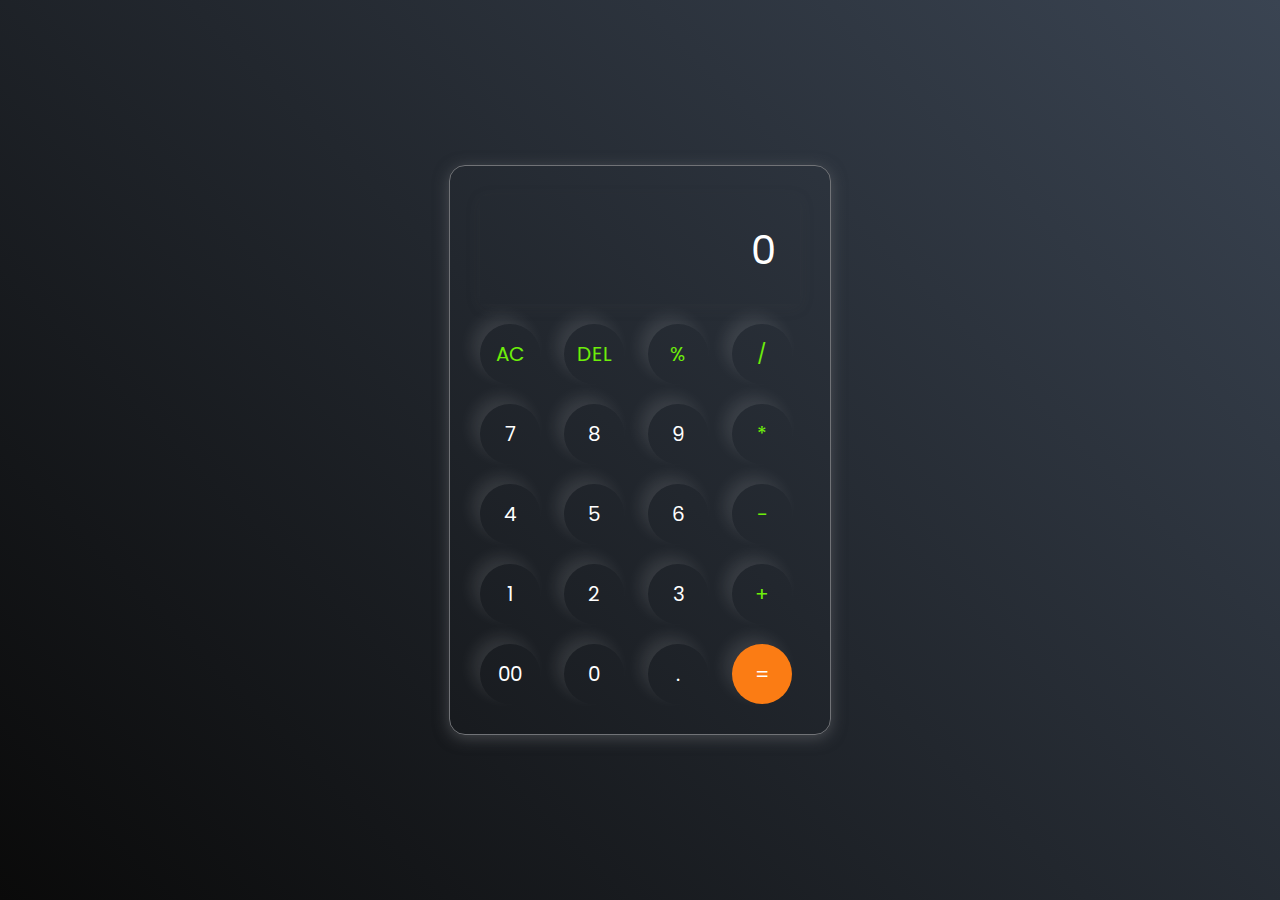
<file: My Calculator/index.html>
<!DOCTYPE html>
<html lang="en">

<head>
    <meta charset="UTF-8">
    <meta name="viewport" content="width=device-width, initial-scale=1.0">
    <title>My Personal Calculator</title>
    <link rel="stylesheet" href="style.css">
</head>

<body>
    <div class="container">
        <div class="calculator">
            <input type="text" id="inputBox" placeholder="0">
            <div>
                <button class="button operator">AC</button>
                <button class="button operator">DEL</button>
                <button class="button operator">%</button>
                <button class="button operator">/</button>
            </div>
            <div>
                <button class="button">7</button>
                <button class="button">8</button>
                <button class="button">9</button>
                <button class="button operator">*</button>
            </div>
            <div>
                <button class="button">4</button>
                <button class="button">5</button>
                <button class="button">6</button>
                <button class="button operator">-</button>
            </div>
            <div>
                <button class="button">1</button>
                <button class="button">2</button>
                <button class="button">3</button>
                <button class="button operator">+</button>
            </div>
            <div>
                <button class="button">00</button>
                <button class="button">0</button>
                <button class="button">.</button>
                <button class="button equalBtn">=</button>
            </div>
        </div>
    </div>

    <script src="script.js"></script>
</body>

</html>
</file>
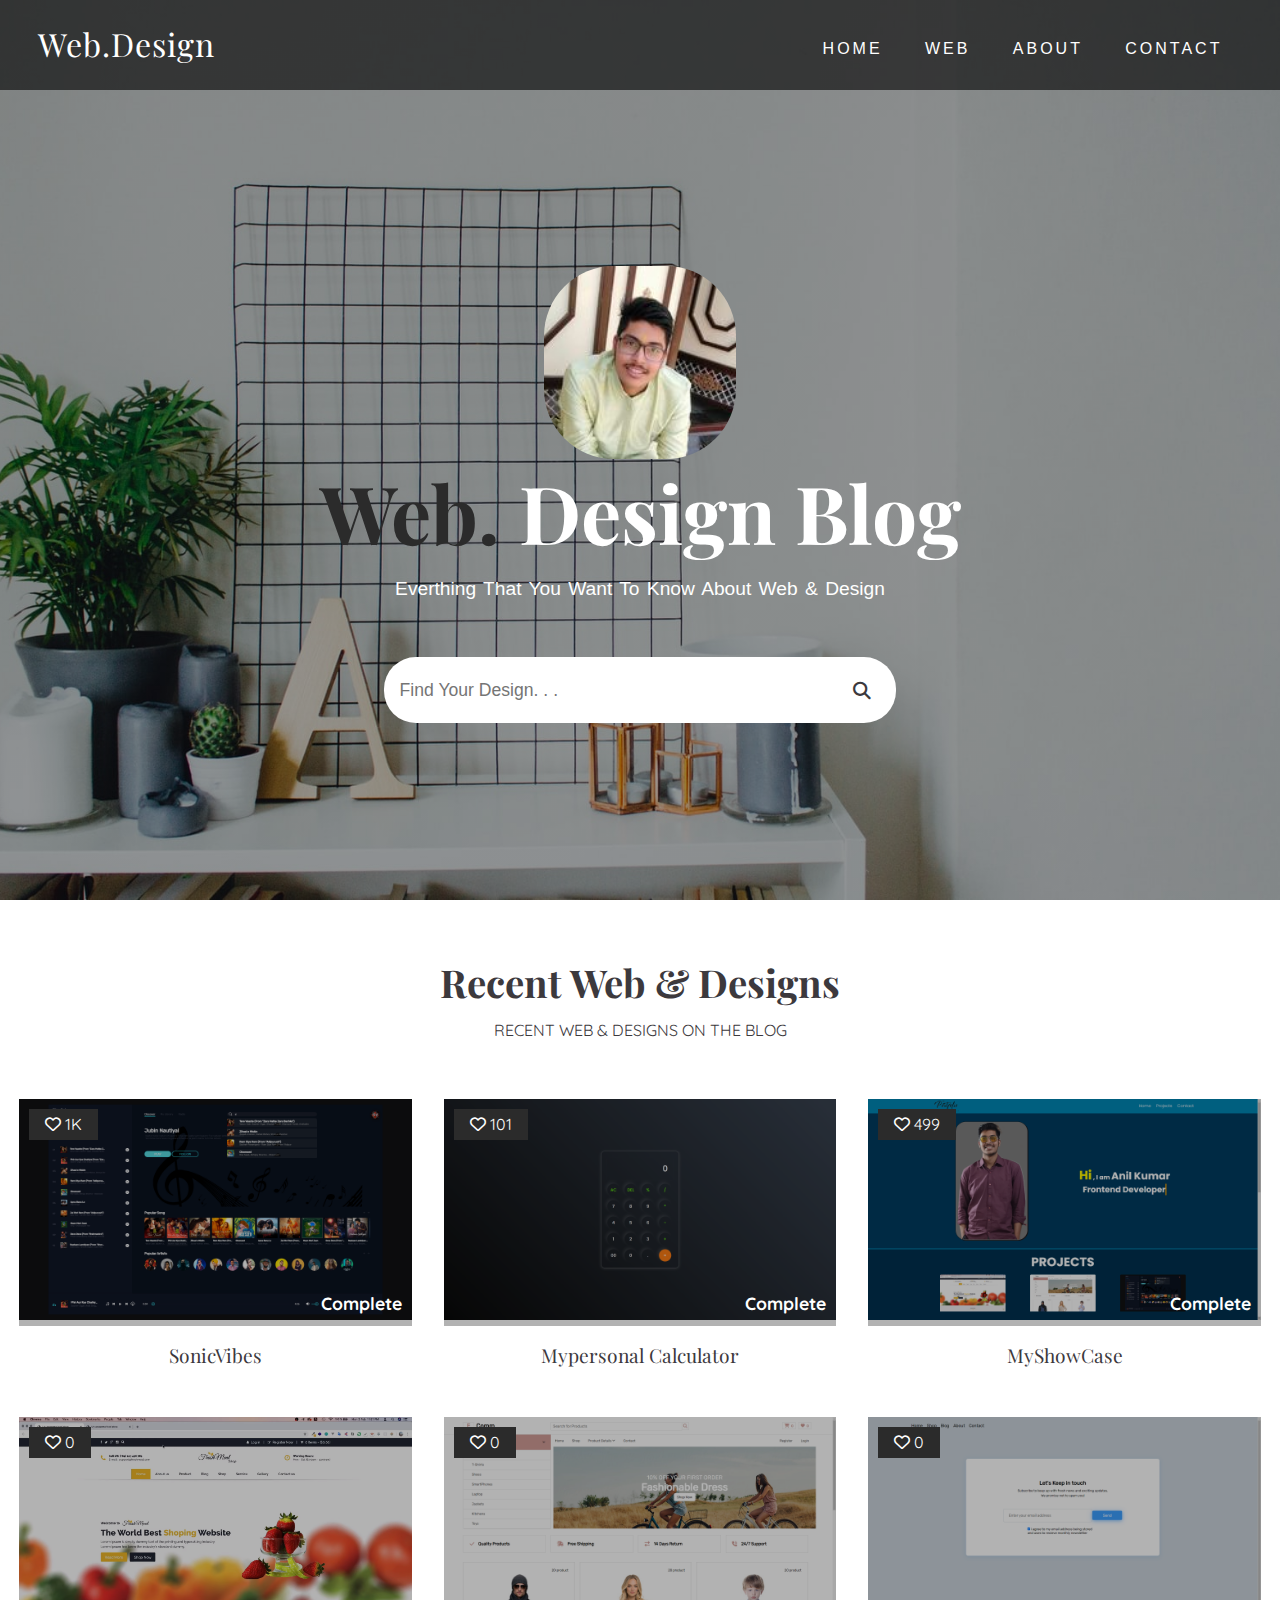
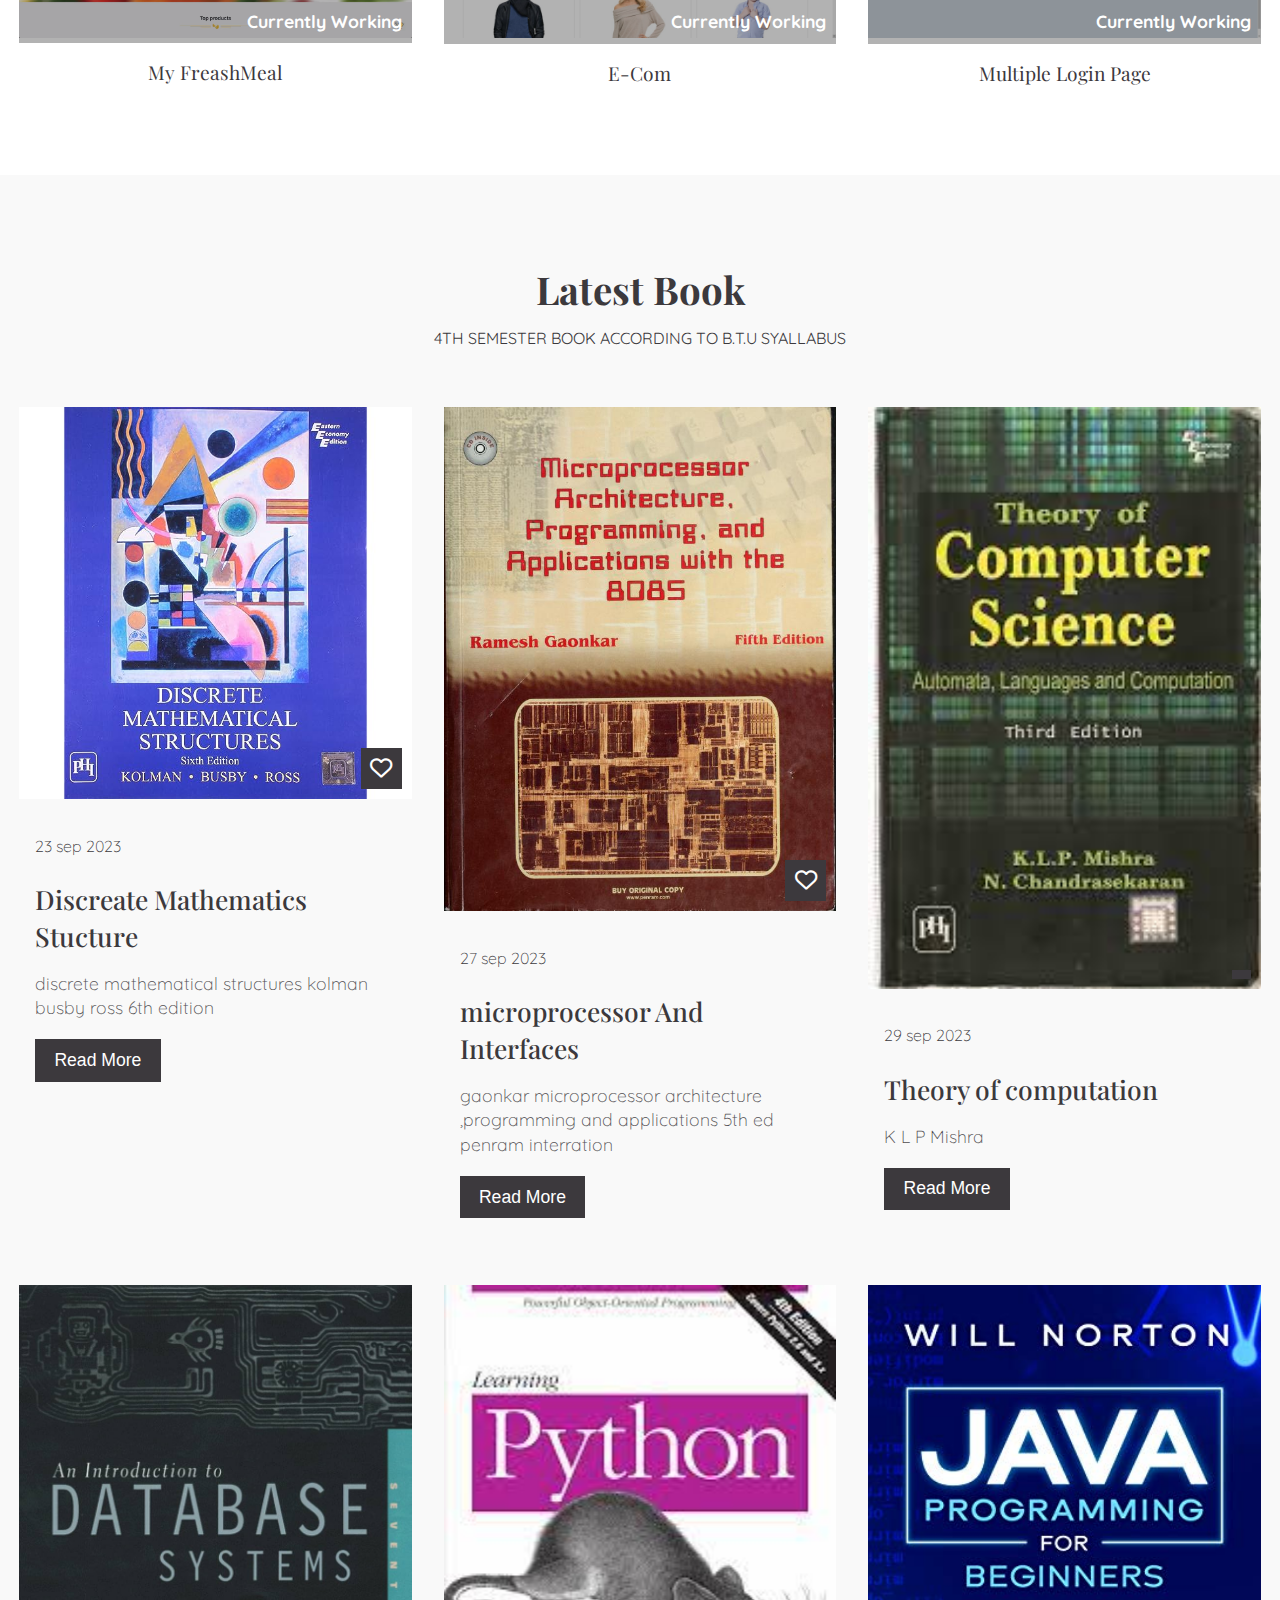
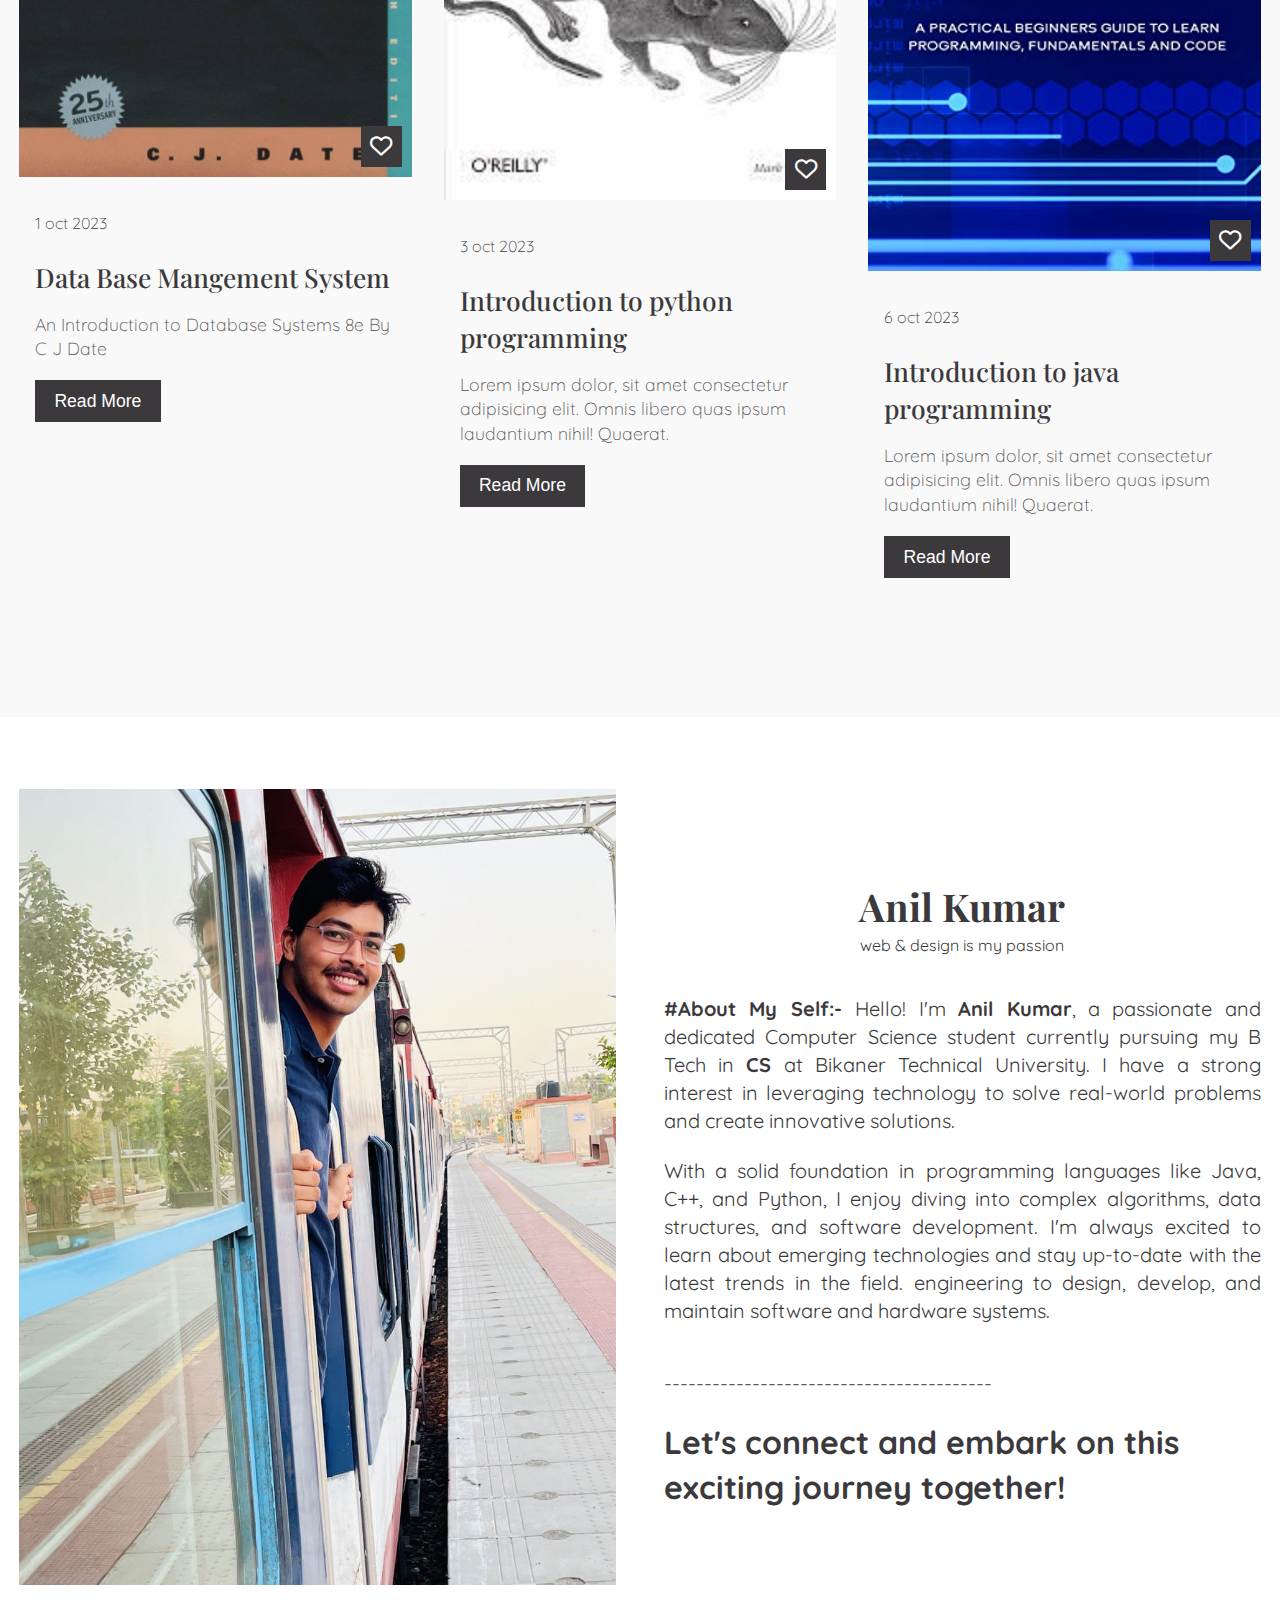
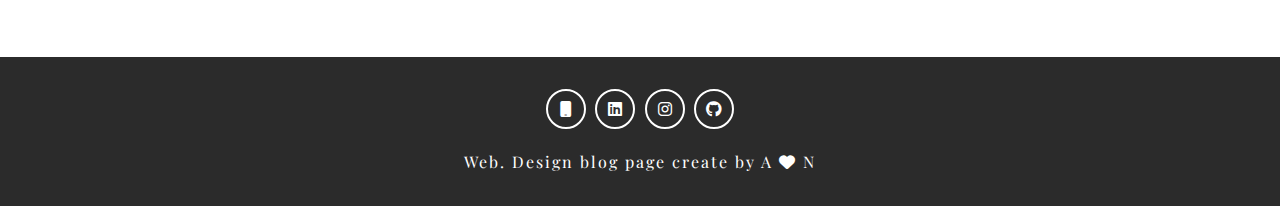
<file: tribute page on me/index.html>
<!DOCTYPE html>
<html lang="en">

<head>
    <meta charset="UTF-8">
    <link rel="shortcut icon"
        href="https://images-platform.99static.com//flUJX6urSAT-VpWUB0i5y33WQbE=/234x39:737x542/fit-in/500x500/99designs-contests-attachments/120/120896/attachment_120896629"
        type="image/x-icon">
    <meta name="viewport" content="width=device-width, initial-scale=1.0">
    <title>The Blog website on project and book</title>
    <link rel="stylesheet" href="style.css">
    <link rel="stylesheet" href="media.css">
    <link rel="stylesheet" href="https://cdnjs.cloudflare.com/ajax/libs/font-awesome/6.4.2/css/all.min.css">
</head>

<body>
    <!-- 1.Header part -->

    <header>
        <nav class="navbar">
            <div class="container">
                <a href="index.html" class="navbar-brand">Web.Design</a>
                <div class="navbar-nav">
                    <a href="#home">home</a>
                    <a href="#design">web</a>
                    <a href="#about">about</a>
                    <a href="#contact">contact</a>
                </div>
            </div>
        </nav>
        <div class="banner" id="home">
            <div class="container">

                <img src="images/insta.jpg" alt="">

                <h1 class="banner-title">
                    <span>Web.</span> Design Blog
                </h1>
                <p>everthing that you want to know about web & design</p>
                <form action="">
                    <input type="text" name="" id="" class="search-input" placeholder="find your Design. . .">
                    <button class="search-btn">
                        <i class="fas fa-search"></i>
                    </button>
                </form>
            </div>
        </div>
    </header>
    <!-- end of header -->

    <!-- 2.Design part -->
    <section class="design" id="design">
        <div class="container">
            <div class="title">
                <h2>Recent Web & Designs</h2>
                <p>recent Web & designs on the blog</p>
            </div>
            <div class="design-content">
                <!-- items -->
                <div class="design-item">
                    <div class="design-img">
                        <img src="images/project/project3.png" alt="">
                        <span><i class="far fa-heart"></i> 1K</span>
                        <span>Complete</span>
                    </div>
                    <div class="design-title">
                        <a href="H1_music/index.html" target="_blank">SonicVibes</a>
                    </div>
                </div>
                <!-- end of items -->
                <div class="design-item">
                    <div class="design-img">
                        <img src="images/project/project5.png" alt="">
                        <span><i class="far fa-heart"></i> 101</span>
                        <span>Complete</span>
                    </div>
                    <div class="design-title">
                        <a href="My Calculator/index.html" target="_blank">Mypersonal Calculator</a>
                    </div>
                </div>
                <!-- end of item -->
                <!-- item -->
                <div class="design-item">
                    <div class="design-img">
                        <img src="images/project/project4.png" alt="">
                        <span><i class="far fa-heart"></i> 499</span>
                        <span>Complete</span>
                    </div>
                    <div class="design-title">
                        <a href="H1_music/myshowcase.com/index.html" target="_blank">MyShowCase</a>
                    </div>
                </div>
                <!-- end of item -->
                <!-- item -->
                <div class="design-item">
                    <div class="design-img">
                        <img src="images/project/project1.png" alt="">
                        <span><i class="far fa-heart"></i> 0</span>
                        <span>Currently Working</span>
                    </div>
                    <div class="design-title">
                        <a href="#">My freashMeal</a>
                    </div>
                </div>
                <!-- end of item -->
                <!-- item -->
                <div class="design-item">
                    <div class="design-img">
                        <img src="images/project/project2.png" alt="">
                        <span><i class="far fa-heart"></i> 0</span>
                        <span>Currently Working</span>
                    </div>
                    <div class="design-title">
                        <a href="#">E-Com</a>
                    </div>
                </div>
                <!-- end of item -->
                <!-- item -->
                <div class="design-item">
                    <div class="design-img">
                        <img src="images/project/project6.png" alt="">
                        <span><i class="far fa-heart"></i> 0</span>
                        <span>Currently Working</span>
                    </div>
                    <div class="design-title">
                        <a href="#">Multiple login page</a>
                    </div>
                </div>
                <!-- end of item -->
            </div>
        </div>
    </section>
    <!-- 3. Blog part -->
    <section class="blog" id="blog">
        <div class="container">
            <div class="title">
                <h2>Latest Book</h2>
                <p>4Th Semester book according to B.T.U syallabus</p>
            </div>
            <div class="blog-content">
                <!-- itms -->
                <div class="blog-item">
                    <div class="blog-img">
                        <img src="images/math.jpg" alt="">
                        <span><i class="far fa-heart"></i></span>
                    </div>
                    <div class="blog-txt">
                        <span>23 sep 2023</span>
                        <h2>Discreate Mathematics Stucture</h2>
                        <p>discrete mathematical structures kolman busby ross 6th edition</p>
                        <a href="images/pdf/math.pdf.pdf" attributes-list download="Discreate mathematical">Read
                            More</a>
                    </div>
                </div>

                <div class="blog-item">
                    <div class="blog-img">
                        <img src="images/mp.jpg" alt="microprocessor book">
                        <span><i class="far fa-heart"></i></span>
                    </div>
                    <div class="blog-txt">
                        <span>27 sep 2023</span>
                        <h2>microprocessor And Interfaces
                        </h2>
                        <p>gaonkar microprocessor architecture ,programming and applications 5th ed penram interration
                        </p>
                        <a href="images/pdf/mp.pdf.pdf" attributes-list download="microprocessor and Interfaces">Read
                            More</a>
                    </div>
                </div>

                <div class="blog-item">
                    <div class="blog-img">
                        <img src="images/toc.jpg" alt="">
                        <span><i class="ar fa-heart"></i></span>
                    </div>
                    <div class="blog-txt">
                        <span>29 sep 2023</span>
                        <h2>Theory of computation</h2>
                        <p>K L P Mishra</p>
                        <a href="images/pdf/toc.pdf" attributes-list download="Theory of computation">Read
                            More</a>
                    </div>
                </div>

                <div class="blog-item">
                    <div class="blog-img">
                        <img src="images/db.jpg" alt="">
                        <span><i class="far fa-heart"></i></span>
                    </div>
                    <div class="blog-txt">
                        <span>1 oct 2023</span>
                        <h2>Data Base Mangement System</h2>
                        <p>An Introduction to Database Systems 8e By C J Date</p>
                        <a href="images/pdf/database.pdf" attributes-list download="Theory of computation">Read
                            More</a>
                    </div>
                </div>

                <div class="blog-item">
                    <div class="blog-img">
                        <img src="images/python.jpg" alt="">
                        <span><i class="far fa-heart"></i></span>
                    </div>
                    <div class="blog-txt">
                        <span>3 oct 2023</span>
                        <h2>Introduction to python programming</h2>
                        <p>Lorem ipsum dolor, sit amet consectetur adipisicing elit. Omnis libero quas ipsum laudantium
                            nihil! Quaerat.</p>
                        <a href="images/pdf/python.pdf" attributes-list
                            download="Introduction to python programming">Read
                            More</a>
                    </div>
                </div>

                <div class="blog-item">
                    <div class="blog-img">
                        <img src="images/java.jpg" alt="">
                        <span><i class="far fa-heart"></i></span>
                    </div>
                    <div class="blog-txt">
                        <span>6 oct 2023</span>
                        <h2>Introduction to java programming</h2>
                        <p>Lorem ipsum dolor, sit amet consectetur adipisicing elit. Omnis libero quas ipsum laudantium
                            nihil! Quaerat.</p>
                        <a href="#">Read More</a>
                    </div>
                </div>
                <!-- end of items -->
            </div>
        </div>
    </section>
    <!-- 4.about section -->
    <section class="about" id="about">
        <div class="container">
            <div class="about-content">
                <div>
                    <img src="images/about/abou-pic.jpeg" alt="">
                </div>
                <div class="about-text">
                    <div class="title">
                        <h2>Anil Kumar</h2>
                        <span>web & design is my passion</span>
                    </div>
                    <div class="para">
                        <br>
                        <p>
                            <strong>#About My Self:- </strong>
                            Hello! I'm <strong>Anil Kumar</strong>, a passionate and dedicated Computer Science student
                            currently pursuing my
                            B Tech in <strong>CS</strong> at Bikaner Technical University. I have a strong interest in
                            leveraging technology
                            to solve real-world problems and create innovative solutions.
                        </p>
                        <br>
                        <p>With a solid foundation in programming languages like Java, C++, and Python, I enjoy diving
                            into complex algorithms, data structures, and software development. I'm always excited to
                            learn
                            about emerging technologies and stay up-to-date with the latest trends in the field.
                            engineering to design, develop, and maintain software and hardware systems.
                        </p>
                        <br>

                        <br>

                        </p>
                        <p>-----------------------------------------</p>
                        <br>
                    </div>
                    <h1>Let's connect and embark on this exciting journey together!</h1>
                </div>
            </div>
        </div>
    </section>
    <!-- end about session -->

    <!-- 5.footer -->
    <footer>
        <div class="contact" id="contact">
            <a href="#"><i class="fa-solid fa-mobile"></i></a>
            <a href="https://www.linkedin.com/in/anil-kumar-517851218/" target="_blank"><i
                    class="fa-brands fa-linkedin"></i></a>
            <a href="#"><i class="fab fa-instagram"></i></a>
            <a href="#"><i class="fa-brands fa-github"></i></a>
        </div>
        <span>
            Web. Design blog page
            create by A <i class="fa-solid fa-heart"></i> N
        </span>
    </footer>
</body>

</html>
</file>
<file: My Calculator/style.css>
@import url("https://fonts.googleapis.com/css2?family=Open+Sans:ital,wght@0,300;1,300&family=Poppins:wght@500&display=swap");
* {
  margin: 0;
  padding: 0;
  box-sizing: border-box;
  font-family: "Poppins", sans-serif;
}
body {
  width: 100%;
  height: 100vh;
  display: flex;
  align-items: center;
  justify-content: center;
  background: linear-gradient(45deg, #0a0a0a, #3a4452);
}
.calculator {
  border: 1px solid #717377;
  padding: 20px;
  border-radius: 16px;
  background: transparent;
  box-shadow: 0px 3px 15px rgba(113, 115, 119, 0.5);
}
input {
  color: #fff;
  width: 320px;
  border: none;
  padding: 24px;
  margin: 10px;
  background: transparent;
  box-shadow: 0px 3px 15px rgba(84, 84, 84, 0.1);
  font-size: 40px;
  text-align: right;
  cursor: pointer;
}
input:hover {
  border: none;
}
textarea:focus,
input:focus {
  outline: none;
}
input::placeholder {
  color: #fff;
}
button {
  border: none;
  width: 60px;
  height: 60px;
  margin: 10px;
  border-radius: 50%;
  background: transparent;
  color: #fff;
  font-size: 20px;
  box-shadow: -8px -8px 15px rgba(255, 255, 255, 0.1);
  cursor: pointer;
}
.equalBtn {
  background-color: #fb7c14;
}
.operator {
  color: #6dee0a;
}
</file>
<file: tribute page on me/style.css>
@import url("https://fonts.googleapis.com/css2?family=Playfair+Display:wght@500;600;700;800;900&family=Quicksand:wght@300;400;500;600;700&display=swap");
:root {
  --Playfair: "Playfair Display", serif;
  --Quicksand: "Quicksand", sans-serif;
  --Roboto: "Roboto", sans-serif;
  --dark: #3c393d;
  --exDark: #2b2b2b;
}
* {
  padding: 0;
  margin: 0;
  box-sizing: border-box;
  font-family: var(--Quicksand);
}

body {
  line-height: 1.4;
  color: var(--dark);
}
.about-content img {
  width: 100%;
  display: block;
}
/* 1.Header part */
header {
  display: flex;
  flex-direction: column;
  justify-content: stretch;
  min-height: 100vh;
  background: linear-gradient(rgba(0, 0, 0, 0.4), rgba(0, 0, 0, 0.4)),
    url(images/banner-bg.jpg) center/cover no-repeat fixed;
}
.container {
  max-width: 1320px;
  margin: 0 auto;
  padding: 0 1.2rem;
}
.navbar {
  background: rgba(0, 0, 0, 0.6);
  padding: 1.2rem;
}
.navbar-brand {
  color: #fff;
  font-size: 2rem;
  display: block;
  text-align: center;
  text-decoration: none;
  font-family: var(--Playfair);
  letter-spacing: 1px;
}
.navbar-nav {
  padding: 0.8rem 0 0.2rem 0;
  text-align: center;
}
.navbar-nav a {
  text-transform: uppercase;
  color: #fff;
  font-weight: 500;
  text-decoration: none;
  font-family: var(--Roboto);
  /* letter-spacing: 1px; */
  display: inline-block;
  padding: 0.4rem 0.1rem;
  letter-spacing: 3px;
  transform: opacity 0.5s ease;
}
.navbar-nav a:hover {
  opacity: 0.7;
}
.banner {
  flex: 1;
  display: flex;
  align-items: center;
  justify-content: center;
  text-align: center;
  color: #fff;
}
.banner-title {
  font-size: 3rem;
  font-family: var(--Playfair);
  line-height: 1.2;
}
.banner-title span {
  font-family: var(--Playfair);
  color: var(--exDark);
}
.banner p {
  font-size: 1.2rem;
  text-transform: capitalize;
  font-family: var(--Roboto);
  font-weight: 300;
  word-spacing: 2px;
  padding: 1rem 0 2rem 0;
}
form {
  background: #fff;
  border-radius: 2rem;
  padding: 0.6rem 1rem;
  display: flex;
  justify-content: space-between;
}
form .search-input {
  font-family: var(--Roboto);
  font-size: 1.1rem;
  width: 100%;
  outline: 0;
  padding: 0.6rem 0;
  border: none;
  /* text-transform: capitalize; */
}
.search-input::placeholder {
  text-transform: capitalize;
}
form .search-btn {
  width: 40px;
  font-size: 1.1rem;
  color: var(--dark);
  border: none;
  background: transparent;
  outline: none;
  cursor: pointer;
}
.banner img {
  width: 30%;
  border-radius: 70px;
}
/* end of header */
/* 2.design part */

.design {
  padding: 2.5rem 0;
}
.title {
  text-align: center;
  padding: 1rem 0;
}
.title h2 {
  font-family: var(--Playfair);
  font-size: 2.4rem;
}
.title p {
  text-transform: uppercase;
  padding: 0.6rem 0;
}
.design-content {
  margin: 2rem 0;
}
.design-item {
  cursor: pointer;
  margin: 1.5rem 0;
}
.design-img {
  position: relative;
  overflow: hidden;
}
.design-img::after {
  position: absolute;
  content: "";
  top: 0;
  left: 0;
  width: 100%;
  height: 100%;
  background: rgba(0, 0, 0, 0.3);
}
.design-img img {
  transition: all 0.5s ease;
  width: 100%;
  height: 100%;
}
.design-item:hover img {
  transform: scale(1.2);
}
.design-img span:first-of-type {
  position: absolute;
  z-index: 1;
  top: 10px;
  left: 10px;
  background: var(--exDark);
  color: #fff;
  padding: 0.25rem 1rem;
}
.design-img span:last-of-type {
  position: absolute;
  z-index: 1;
  bottom: 10px;
  right: 10px;
  color: #fff;
  font-weight: 700;
  font-size: 1.1rem;
}
.design-title {
  padding: 1rem;
  font-size: 1.2rem;
  text-align: center;
  width: 70%;
  margin: 0 auto;
}
.design-title a {
  /* color: navajowhite; */
  color: var(--dark);
  text-decoration: none;
  text-transform: capitalize;
  font-family: var(--Playfair);
}
/* 3.blog */
.title p {
  text-decoration: #f00;
}
.blog {
  background: #f9f9f9;
  padding: 4.5rem 0;
}
.blog-content {
  margin: 2rem 0;
}
.blog-img {
  position: relative;
}
.blog-img img {
  width: 100%;
  display: block;
}
.blog-img span {
  position: absolute;
  bottom: 10px;
  right: 10px;
  background: var(--dark);
  color: #fff;
  font-size: 1.4rem;
  padding: 0.3rem 0.6rem;
}
.blog-txt {
  margin: 2.2rem 0;
  padding: 0 1rem;
}
.blog-txt span {
  font-weight: 300;
  display: block;
  padding-bottom: 0.5rem;
}
.blog-txt h2 {
  font-family: var(--Playfair);
  padding: 1rem 0;
  font-size: 1.65rem;
  font-weight: 500;
}
.blog-txt p {
  font-weight: 300;
  font-size: 1.1rem;
  opacity: 0.9;
  padding-bottom: 1.2rem;
}
.blog-txt a {
  font-family: var(--Roboto);
  font-size: 1.1rem;
  text-decoration: none;
  color: var(--dark);
  display: inline-block;
  background: var(--dark);
  color: #fff;
  padding: 0.55rem 1.2rem;
  transition: all 0.5s ease;
}
.blog-txt a:hover {
  background: palegreen;
}
/* 4.about section */
.about {
  padding: 4.5rem 0;
}
.about-text {
  margin: 2rem 0;
}
.about-text > p {
  font-size: 1.1rem;
  padding: 0.6rem 0;
  opacity: 1.8;
}
title span {
  color: #ab3c93;
}
.para p {
  text-align: justify;
  font-size: 20px;
}
/* end about session */

/* 5.footer */
footer {
  background: var(--exDark);
  color: #fff;
  text-align: center;
  padding: 2rem 0;
}
.contact {
  display: flex;
  justify-content: center;
  margin-bottom: 1.4rem;
}
.contact a {
  border: 2px solid #fff;
  color: #fff;
  display: block;
  width: 40px;
  height: 40px;
  display: flex;
  justify-content: center;
  align-items: center;
  border-radius: 50%;
  text-decoration: none;
  margin: 0 0.3rem;
  transition: all 0.5s ease;
}
.contact a:hover {
  background-color: #fff;
  color: var(--exDark);
}
footer span {
  margin-top: 1rem;
  display: block;
  font-family: var(--Playfair);
  letter-spacing: 2px;
}
</file>
<file: tribute page on me/media.css>
@media screen and (min-width: 540px) {
  .navbar-nav a {
    padding-right: 1.2rem;
    padding-left: 1.2rem;
  }
  .banner-title {
    font-size: 5rem;
  }
  form {
    margin-top: 1.4rem;
    width: 80%;
    margin-left: auto;
    margin-right: auto;
  }
}
@media screen and (min-width: 768px) {
  .navbar .container {
    display: flex;
    align-items: center;
    justify-content: space-between;
  }
  form .search-input {
    padding: 0.8rem 0;
  }
  .design-content {
    display: grid;
    grid-template-columns: repeat(2, 1fr);
    gap: 2rem;
  }
  .design-item {
    margin: 0;
  }
  .blog-content {
    display: grid;
    grid-template-columns: repeat(2, 1fr);
    gap: 2rem;
  }
}
@media screen and (min-width: 992px) {
  .about-content {
    display: grid;
    grid-template-columns: repeat(2, 1fr);
    column-gap: 3rem;
    align-items: center;
  }
  .blog-content {
    grid-template-columns: repeat(3, 1fr);
  }
}
@media screen and (min-width: 1200px) {
  .design-content {
    grid-template-columns: repeat(3, 1fr);
  }
}
</file>
